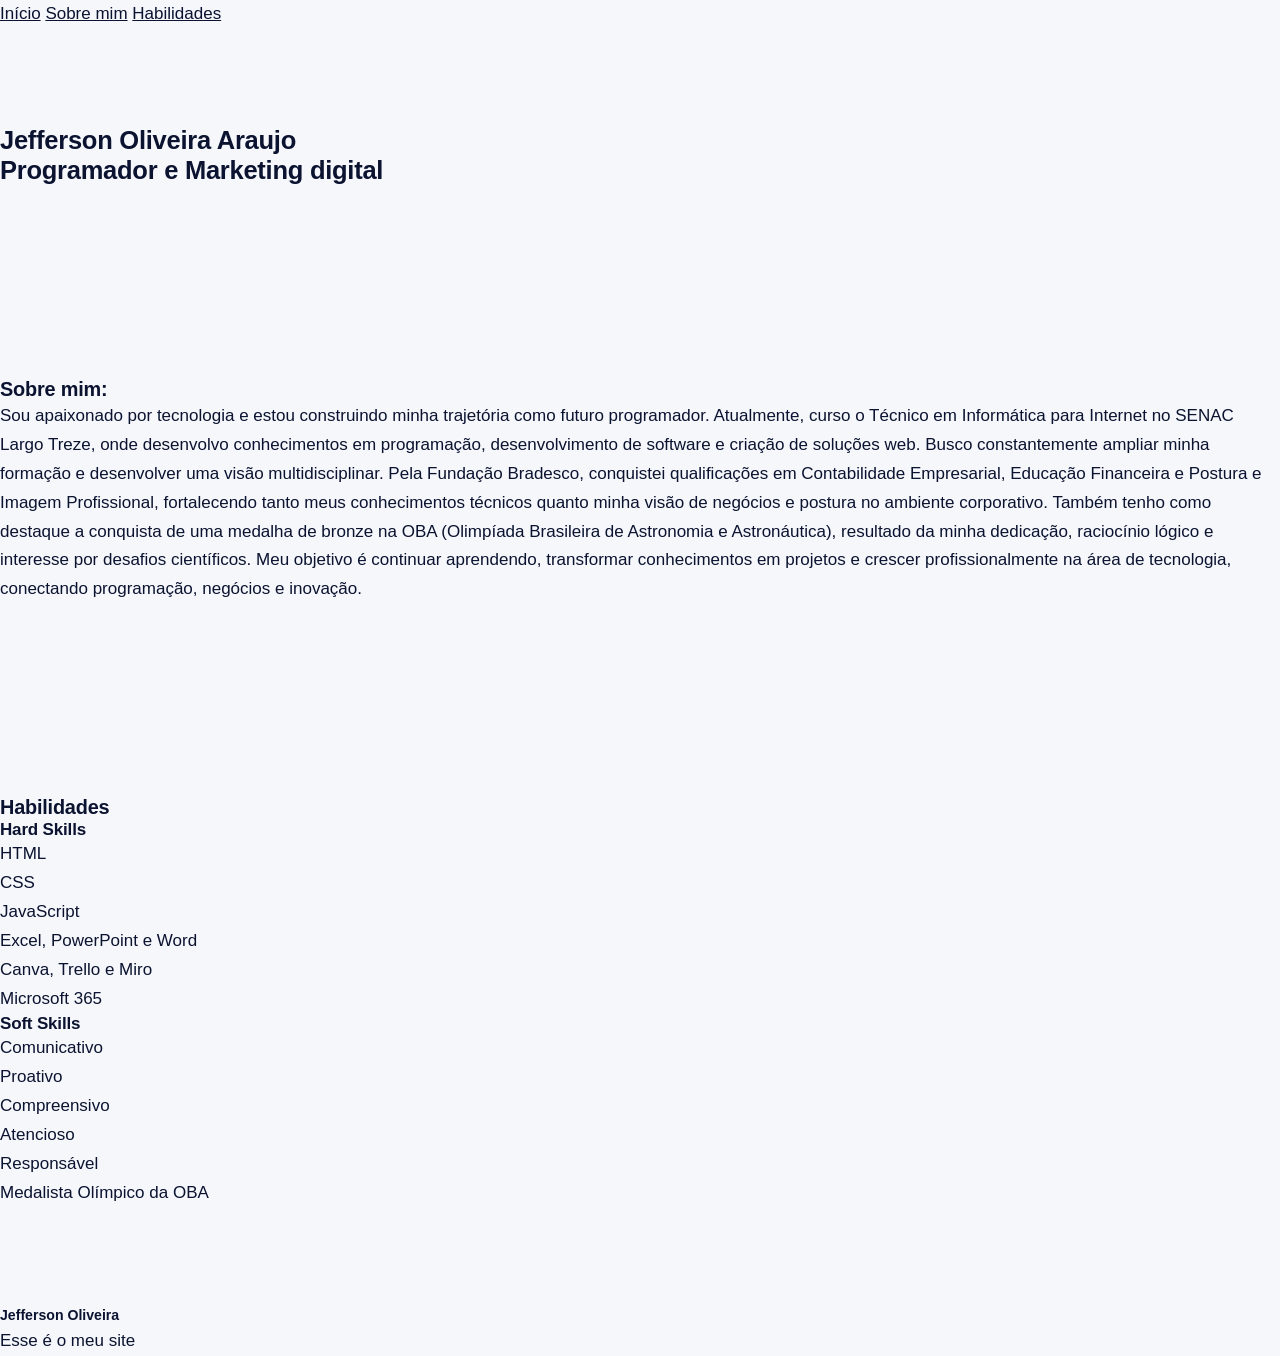
<file: Index.html>
<!DOCTYPE html>

<html lang="pt-BR">

<head>
   <title>Jefferson Oliveira Araujo</title>
   <link rel="stylesheet" href="style.css">
</head>

<body>
<header>

    <nav>
        <a href="#apres">Início</a>
        <a href="#sobre">Sobre mim</a>
        <a href="#habil">Habilidades</a>
    </nav>

</header>


<main>

    <section id="apres">

        <div class="apresentacao">

            <h1>Jefferson Oliveira Araujo</h1>
            <h2>Programador e Marketing digital</h2>

        </div>

    </section>


    <section id="sobre">

        <div class="sobreTexto">

            <h3>Sobre mim:</h3>

            <p>
                Sou apaixonado por tecnologia e estou construindo minha trajetória como futuro programador.
                Atualmente, curso o Técnico em Informática para Internet no SENAC Largo Treze, onde desenvolvo
                conhecimentos em programação, desenvolvimento de software e criação de soluções web.

                Busco constantemente ampliar minha formação e desenvolver uma visão multidisciplinar.
                Pela Fundação Bradesco, conquistei qualificações em Contabilidade Empresarial, Educação
                Financeira e Postura e Imagem Profissional, fortalecendo tanto meus conhecimentos técnicos
                quanto minha visão de negócios e postura no ambiente corporativo.

                Também tenho como destaque a conquista de uma medalha de bronze na OBA (Olimpíada Brasileira
                de Astronomia e Astronáutica), resultado da minha dedicação, raciocínio lógico e interesse
                por desafios científicos.

                Meu objetivo é continuar aprendendo, transformar conhecimentos em projetos e crescer
                profissionalmente na área de tecnologia, conectando programação, negócios e inovação.
            </p>

        </div>

    </section>


    <section id="habil">

        <h3>Habilidades</h3>

        <div class="skillsContainer">

            <div class="skillBlock">

                <h4>Hard Skills</h4>

                <ul>
                    <li>HTML</li>
                    <li>CSS</li>
                    <li>JavaScript</li>
                    <li>Excel, PowerPoint e Word</li>
                    <li>Canva, Trello e Miro</li>
                    <li>Microsoft 365</li>
                </ul>

            </div>


            <div class="skillBlock">

                <h4>Soft Skills</h4>

                <ul>
                    <li>Comunicativo</li>
                    <li>Proativo</li>
                    <li>Compreensivo</li>
                    <li>Atencioso</li>
                    <li>Responsável</li>
                    <li>Medalista Olímpico da OBA</li>
                </ul>

            </div>

        </div>

    </section>

</main>


<footer>

    <h5>Jefferson Oliveira</h5>

    <p>Esse é o meu site</p>

</footer>


</body>

</html>
</file>
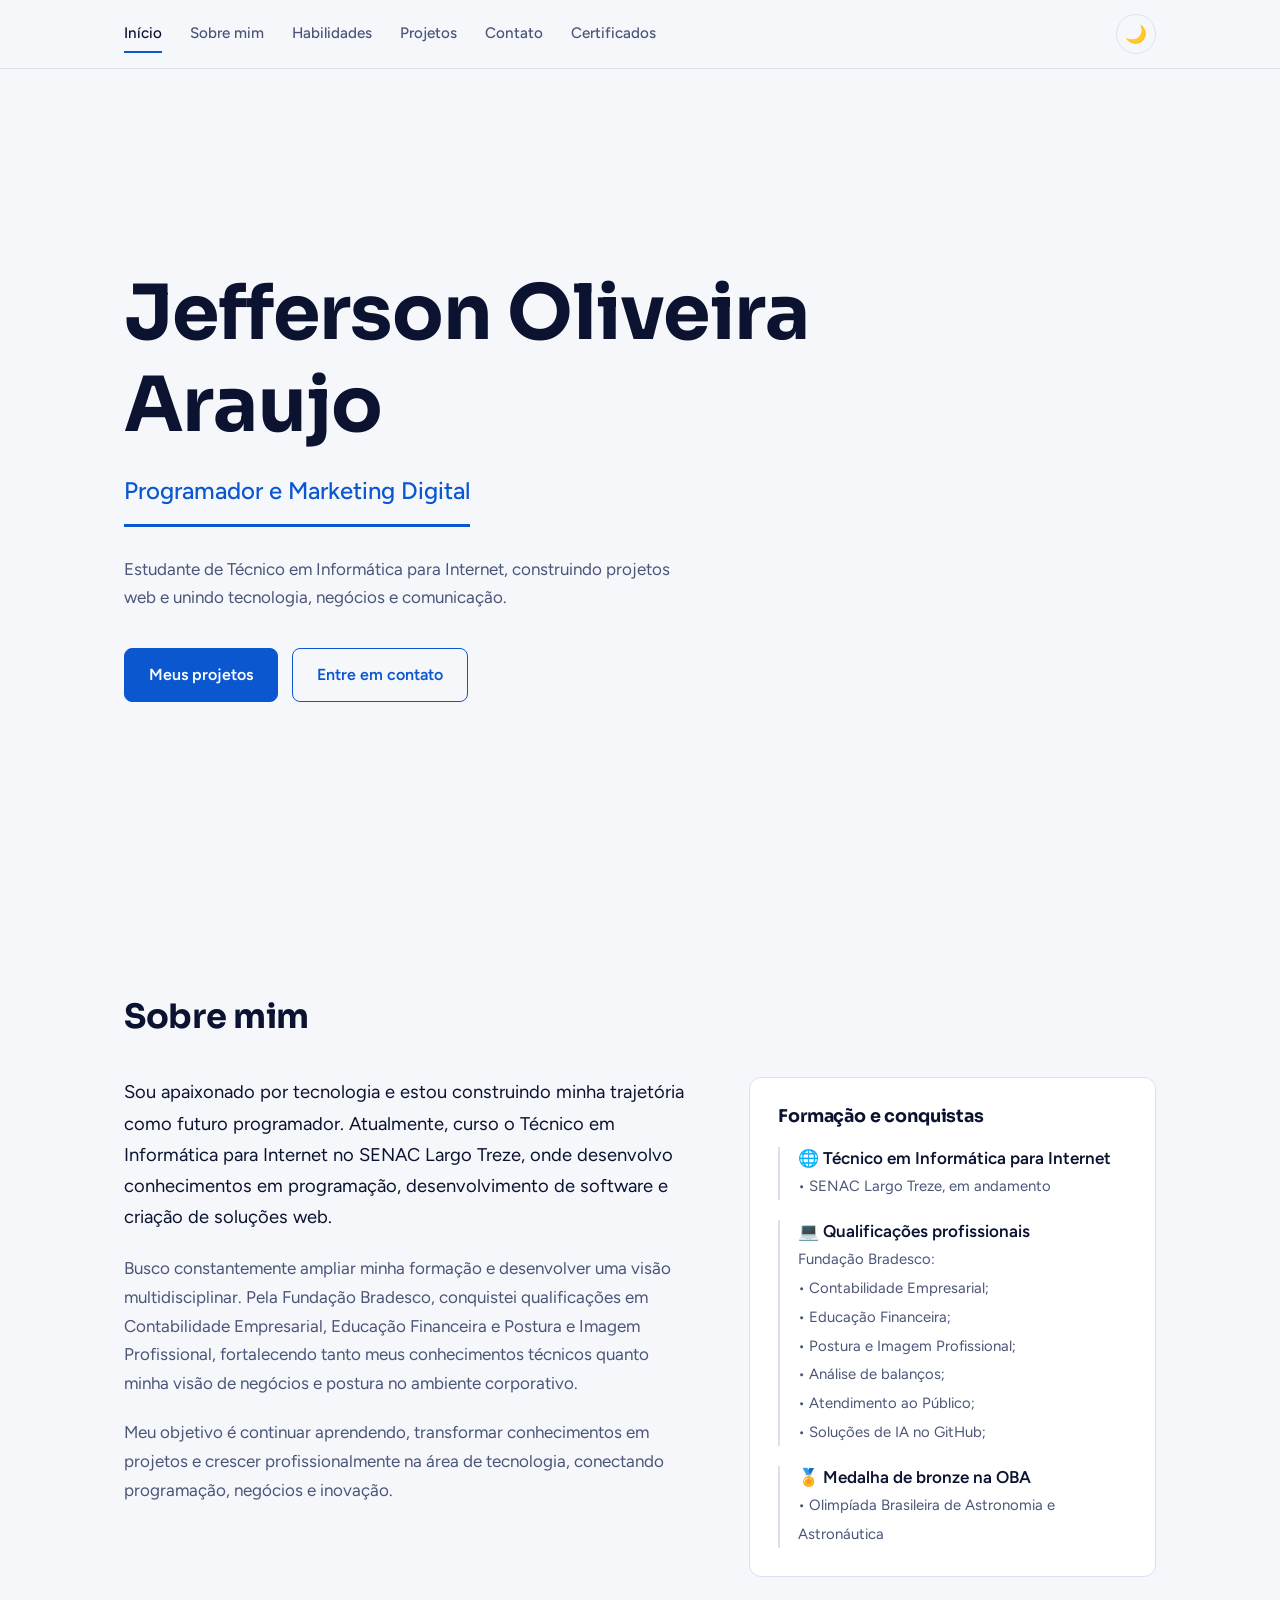
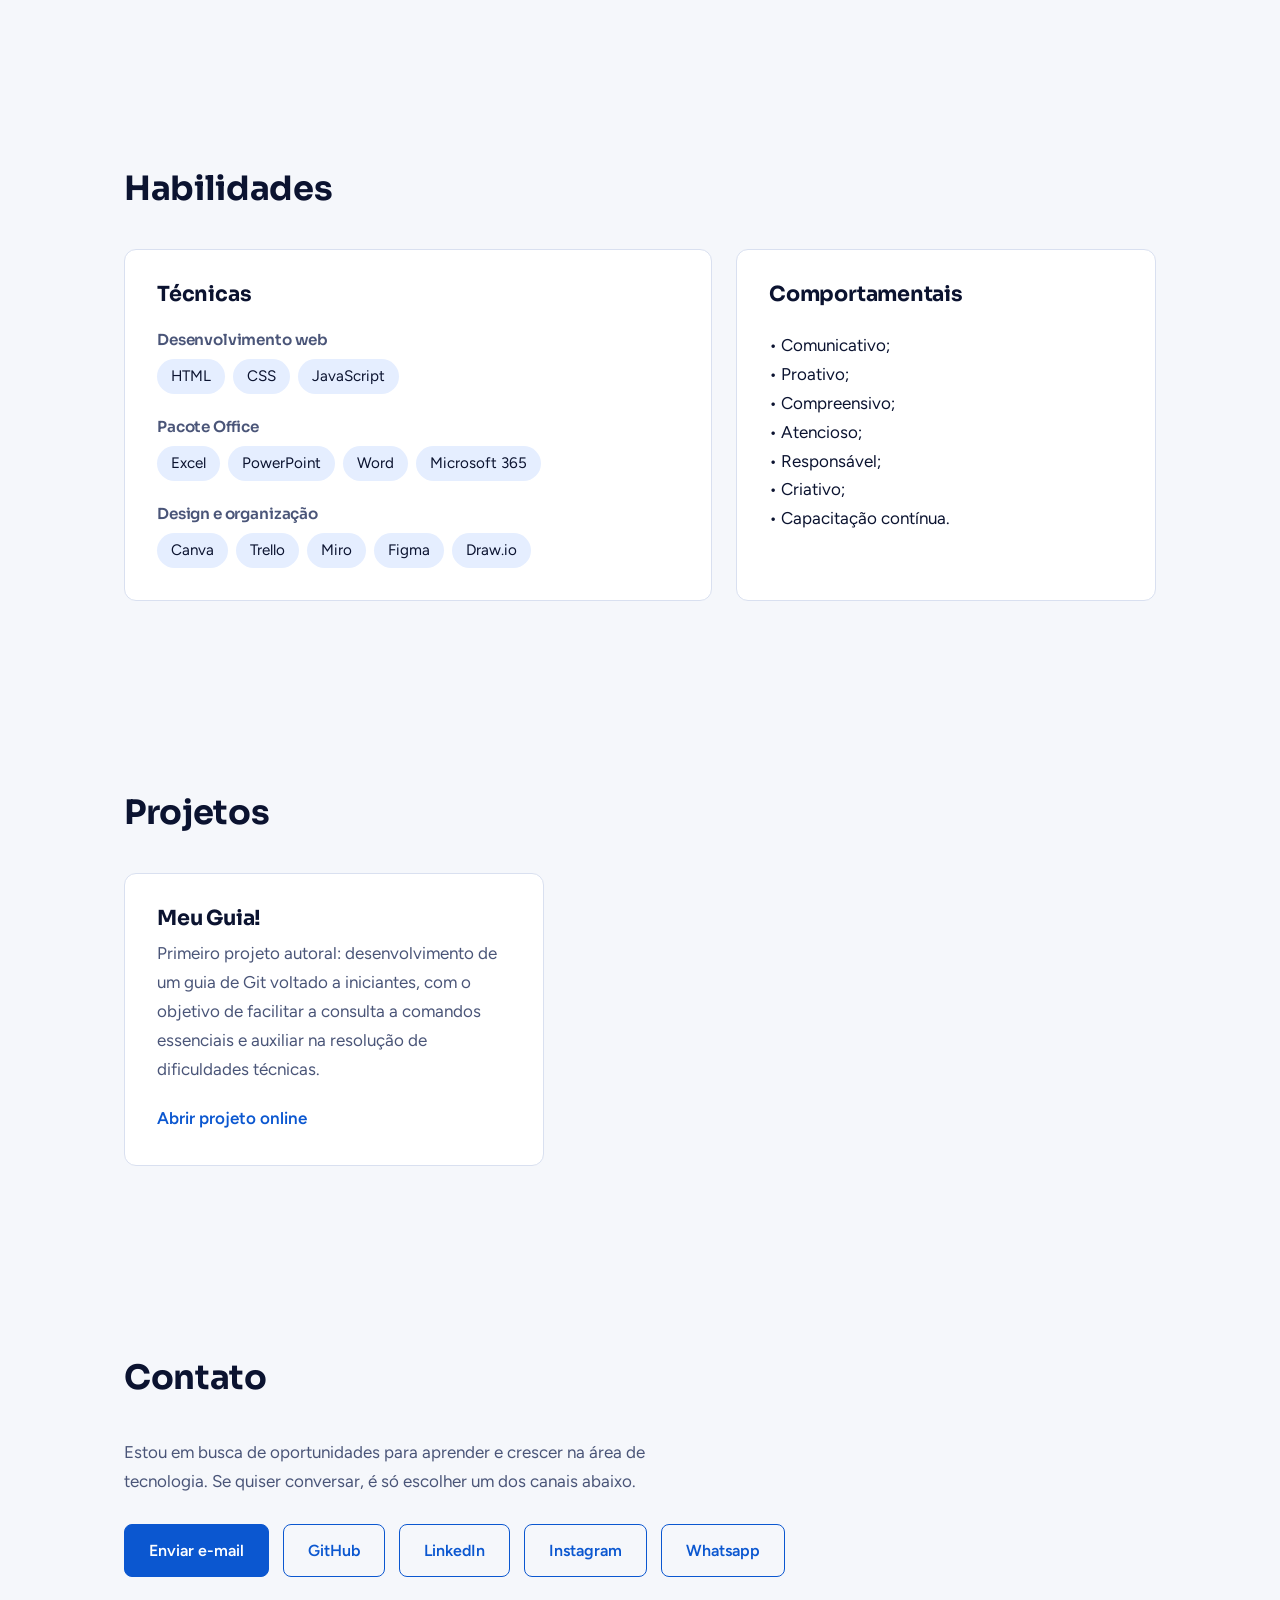
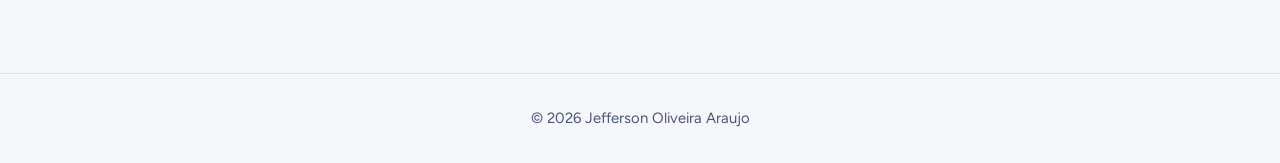
<file: index.html>
<!DOCTYPE html>
<html lang="pt-BR">

<head>
    <meta charset="UTF-8">
    
    <meta name="viewport" content="width=device-width, initial-scale=1">
    <title>Jefferson Oliveira Araujo | Programador e Marketing Digital</title>
    <meta name="description" content="Portfólio de Jefferson Oliveira Araujo, estudante de Técnico em Informática para Internet no SENAC, com foco em desenvolvimento web e marketing digital.">

    <link rel="preconnect" href="https://fonts.googleapis.com">
    <link rel="preconnect" href="https://fonts.gstatic.com" crossorigin>
    <link href="https://fonts.googleapis.com/css2?family=Figtree:wght@400;500;600&family=Sora:wght@600;700&display=swap" rel="stylesheet">

    <link rel="stylesheet" href="style.css">

    <script>
        try {
            var tema = localStorage.getItem("tema") ||
                (window.matchMedia("(prefers-color-scheme: dark)").matches ? "dark" : "light");
            document.documentElement.setAttribute("data-theme", tema);
        } catch (e) {}
    </script>
</head>

<body>

    <a class="skip-link" href="#sobre">Pular para o conteúdo</a>

    <header class="site-header">
        <div class="wrap header-inner">


            <nav aria-label="Menu principal">
                <ul class="nav-list">
                    <li><a href="#inicio">Início</a></li>
                    <li><a href="#sobre">Sobre mim</a></li>
                    <li><a href="#habilidades">Habilidades</a></li>
                    <li><a href="#projetos">Projetos</a></li>
                    <li><a href="#contato">Contato</a></li>
                    <li><a href="certificados.html">Certificados</a></li>
                </ul>
            </nav>

            <button class="theme-toggle" id="theme-toggle" type="button" aria-label="Alternar tema claro e escuro">🌙</button>

        </div>
    </header>


    <main>

        <!-- INÍCIO -->
        <section id="inicio">
            <div class="wrap hero">
                <h1>Jefferson Oliveira Araujo</h1>
                <p class="hero-role">Programador e Marketing Digital</p>
                <p class="hero-text">
                    Estudante de Técnico em Informática para Internet, construindo projetos web
                    e unindo tecnologia, negócios e comunicação.
                </p>
                <div class="hero-actions">
                    <a class="btn btn-primary" href="#projetos">Meus projetos</a>
                    <a class="btn btn-secondary" href="#contato">Entre em contato</a>
                </div>
            </div>
        </section>


        <!-- SOBRE -->
        <section id="sobre">
            <div class="wrap">
                <h2 class="section-title">Sobre mim</h2>

                <div class="about-grid">

                    <div class="about-text">
                        <p>
                            Sou apaixonado por tecnologia e estou construindo minha trajetória como futuro programador.
                            Atualmente, curso o Técnico em Informática para Internet no SENAC Largo Treze, onde desenvolvo
                            conhecimentos em programação, desenvolvimento de software e criação de soluções web.
                        </p>
                        <p>
                            Busco constantemente ampliar minha formação e desenvolver uma visão multidisciplinar.
                            Pela Fundação Bradesco, conquistei qualificações em Contabilidade Empresarial, Educação
                            Financeira e Postura e Imagem Profissional, fortalecendo tanto meus conhecimentos técnicos
                            quanto minha visão de negócios e postura no ambiente corporativo.
                        </p>
                        <p>
                            Meu objetivo é continuar aprendendo, transformar conhecimentos em projetos e crescer
                            profissionalmente na área de tecnologia, conectando programação, negócios e inovação.
                        </p>
                    </div>

                    <aside class="about-aside" aria-labelledby="formacao-titulo">
                        <h3 id="formacao-titulo">Formação e conquistas</h3>
                        <ul class="timeline">
                            <li>
                                <strong>🌐  Técnico em Informática para Internet</strong>
                                <span>• SENAC Largo Treze, em andamento</span>
                            </li>
                            <li>
                                <strong>💻  Qualificações profissionais</strong>
                                <span>
                                    Fundação Bradesco: 
                                    <br>• Contabilidade Empresarial;
                                    <br>• Educação Financeira;
                                    <br>• Postura e Imagem Profissional;
                                    <br>• Análise de balanços;
                                    <br>• Atendimento ao Público;
                                    <br>• Soluções de IA no GitHub;
                                </span>
                            </li>
                            <li>
                                <strong>🏅  Medalha de bronze na OBA</strong>
                                <span>• Olimpíada Brasileira de Astronomia e Astronáutica</span>
                            </li>
                        </ul>
                    </aside>

                </div>
            </div>
        </section>


        <!-- HABILIDADES -->
        <section id="habilidades">
            <div class="wrap">
                <h2 class="section-title">Habilidades</h2>

                <div class="skills-grid">

                    <div class="skill-panel">
                        <h3>Técnicas</h3>

                        <div class="skill-group">
                            <h4>Desenvolvimento web</h4>
                            <ul class="tags">
                                <li>HTML</li>
                                <li>CSS</li>
                                <li>JavaScript</li>
                            </ul>
                        </div>

                        <div class="skill-group">
                            <h4>Pacote Office</h4>
                            <ul class="tags">
                                <li>Excel</li>
                                <li>PowerPoint</li>
                                <li>Word</li>
                                <li>Microsoft 365</li>
                            </ul>
                        </div>

                        <div class="skill-group">
                            <h4>Design e organização</h4>
                            <ul class="tags">
                                <li>Canva</li>
                                <li>Trello</li>
                                <li>Miro</li>
                                <li>Figma</li>
                                <li>Draw.io</li>
                            </ul>
                        </div>
                    </div>

                    <div class="skill-panel">
                        <h3>Comportamentais</h3>
                        <ul>
                            <li>• Comunicativo;</li>
                            <li>• Proativo;</li>
                            <li>• Compreensivo;</li>
                            <li>• Atencioso;</li>
                            <li>• Responsável;</li>
                            <li>• Criativo;</li>
                            <li>• Capacitação contínua.</li>
                        </ul>
                    </div>

                </div>
            </div>
        </section>


        <!-- PROJETOS -->
        <section id="projetos">
            <div class="wrap">
                <h2 class="section-title">Projetos</h2>

                <a class="project-card" href="https://jeffersonoli2003.github.io/Guia/" target="_blank" rel="noopener noreferrer">
                    <h3>Meu Guia!</h3>
                    <!-- DICA: troque esta frase por uma descrição real do projeto
                         (o que ele faz e quais tecnologias você usou) -->
                    <p>Primeiro projeto autoral: desenvolvimento de um guia de Git voltado a iniciantes, com o objetivo de facilitar a consulta a comandos essenciais e auxiliar na resolução de dificuldades técnicas.</p>
                    <span class="project-link">Abrir projeto online</span>
                </a>
            </div>
        </section>


        <!-- CONTATO -->
        <section id="contato">
            <div class="wrap">
                <h2 class="section-title">Contato</h2>
                <p>
                    Estou em busca de oportunidades para aprender e crescer na área de tecnologia.
                    Se quiser conversar, é só escolher um dos canais abaixo.
                </p>

                <div class="contact-links">
                    <!-- IMPORTANTE: troque pelos seus dados reais -->
                    <a class="btn btn-primary" href="mailto:jefferson.oliveiraara@gmail.com">Enviar e-mail</a>

                    <a class="btn btn-secondary" href="https://github.com/jeffersonoli2003" target="_blank" rel="noopener noreferrer">GitHub</a>

                    <a class="btn btn-secondary" href="https://www.linkedin.com/in/jefferson-oliveira-a97614431/" target="_blank" rel="noopener noreferrer">LinkedIn</a>

                    <a class="btn btn-secondary" href="https://www.instagram.com/eagle_produtor/" target="_blank" rel="noopener noreferrer">Instagram</a>

                    <a class="btn btn-secondary" href="https://wa.me//5511994928754?text=Ol%C3%A1%20Jefferson,%20tudo%20bem?" target="_blank" rel="noopener noreferrer">Whatsapp</a>
                </div>
            </div>
        </section>

    </main>


    <footer class="site-footer">
        <div class="wrap">
            <p>© 2026 Jefferson Oliveira Araujo</p>
        </div>
    </footer>

    <script src="app.js" defer></script>
</body>

</html>
</file>
<file: style.css>
/* ==========================================================
   PORTFÓLIO – Jefferson Oliveira Araujo
   Organização:
   1. Variáveis (cores e fontes) e tema claro/escuro
   2. Base
   3. Cabeçalho e menu
   4. Início
   5. Sobre mim
   6. Habilidades
   7. Projetos
   8. Contato e rodapé
   9. Responsivo e acessibilidade
   ========================================================== */


/* ---------- 1. VARIÁVEIS ----------
   Para mudar o visual do site inteiro, altere só estas cores. */
:root {
    --bg: #f5f7fb;
    --surface: #ffffff;
    --text: #0b1330;
    --muted: #4a5578;
    --line: #d9e0f0;
    --accent: #0b57d0;
    --accent-soft: #e5eeff;
    --on-accent: #ffffff;

    --font-title: "Sora", "Segoe UI", Verdana, sans-serif;
    --font-body: "Figtree", "Segoe UI", Verdana, sans-serif;

    --wrap: 1080px;
    --header-h: 68px;
}

/* Tema escuro (ativado pelo botão ou pela preferência do sistema) */
:root[data-theme="dark"] {
    --bg: #070c24;
    --surface: #0d1534;
    --text: #e9edfb;
    --muted: #a3afd3;
    --line: #1d2850;
    --accent: #4aa8ff;
    --accent-soft: #11224d;
    --on-accent: #04122b;
}


/* ---------- 2. BASE ---------- */
* {
    margin: 0;
    padding: 0;
    box-sizing: border-box;
}

html {
    scroll-behavior: smooth;
    scroll-padding-top: var(--header-h);
}

body {
    font-family: var(--font-body);
    font-size: 1.0625rem;
    line-height: 1.7;
    color: var(--text);
    background-color: var(--bg);
    min-height: 100vh;
    transition: background-color 0.3s ease, color 0.3s ease;
}

h1, h2, h3, h4 {
    font-family: var(--font-title);
    line-height: 1.2;
    letter-spacing: -0.01em;
}

a {
    color: inherit;
}

ul {
    list-style: none;
}

.wrap {
    width: 100%;
    max-width: var(--wrap);
    margin: 0 auto;
    padding: 0 24px;
}

section {
    padding: 96px 0;
}

.section-title {
    font-size: clamp(1.6rem, 3vw, 2.1rem);
    margin-bottom: 40px;
}

/* Foco visível para quem navega pelo teclado */
:focus-visible {
    outline: 3px solid var(--accent);
    outline-offset: 3px;
    border-radius: 4px;
}

/* Link "pular para o conteúdo" (só aparece com o teclado) */
.skip-link {
    position: absolute;
    left: 16px;
    top: -60px;
    background: var(--accent);
    color: var(--on-accent);
    padding: 10px 16px;
    border-radius: 6px;
    z-index: 2000;
    text-decoration: none;
    font-weight: 600;
}
.skip-link:focus {
    top: 12px;
}


/* ---------- 3. CABEÇALHO E MENU ---------- */
.site-header {
    position: sticky;
    top: 0;
    z-index: 1000;
    background-color: color-mix(in srgb, var(--bg) 88%, transparent);
    -webkit-backdrop-filter: blur(10px);
    backdrop-filter: blur(10px);
    border-bottom: 1px solid var(--line);
}

.header-inner {
    height: var(--header-h);
    display: flex;
    align-items: center;
    justify-content: space-between;
    gap: 24px;
}

.brand {
    font-family: var(--font-title);
    font-weight: 700;
    font-size: 1.15rem;
    text-decoration: none;
    letter-spacing: 0.02em;
}

.nav-list {
    display: flex;
    align-items: center;
    gap: 28px;
}

.nav-list a {
    position: relative;
    display: inline-block;
    padding: 6px 0;
    font-size: 0.95rem;
    font-weight: 500;
    color: var(--muted);
    text-decoration: none;
    transition: color 0.2s ease;
}

/* Linha que aparece embaixo do link atual ou ao passar o mouse */
.nav-list a::after {
    content: "";
    position: absolute;
    left: 0;
    bottom: 0;
    width: 100%;
    height: 2px;
    background-color: var(--accent);
    transform: scaleX(0);
    transform-origin: left;
    transition: transform 0.3s ease;
}

.nav-list a:hover,
.nav-list a[aria-current="true"] {
    color: var(--text);
}

.nav-list a:hover::after,
.nav-list a[aria-current="true"]::after {
    transform: scaleX(1);
}

/* Botão de trocar o tema */
.theme-toggle {
    width: 40px;
    height: 40px;
    display: grid;
    place-items: center;
    font-size: 1.1rem;
    color: var(--text);
    background: transparent;
    border: 1px solid var(--line);
    border-radius: 50%;
    cursor: pointer;
    transition: border-color 0.2s ease, background-color 0.2s ease;
}

.theme-toggle:hover {
    border-color: var(--accent);
    background-color: var(--accent-soft);
}


/* ---------- 4. INÍCIO ---------- */
#inicio {
    min-height: calc(100vh - var(--header-h));
    display: flex;
    align-items: center;
    padding: 64px 0;
}

.hero h1 {
    font-size: clamp(2.5rem, 7vw, 4.75rem);
    font-weight: 700;
    max-width: 14ch;
    animation: subir 0.8s ease-out 0.1s both;
}

.hero-role {
    margin-top: 20px;
    font-size: clamp(1.15rem, 2.4vw, 1.5rem);
    font-weight: 500;
    color: var(--accent);
    width: fit-content;
    animation: subir 0.8s ease-out 0.35s both;
}

/* Linha que se desenha embaixo da profissão */
.hero-role::after {
    content: "";
    display: block;
    height: 3px;
    margin-top: 12px;
    background-color: var(--accent);
    transform-origin: left;
    animation: desenhar 0.9s ease-out 0.9s both;
}

.hero-text {
    margin-top: 28px;
    max-width: 52ch;
    color: var(--muted);
    animation: subir 0.8s ease-out 0.6s both;
}

.hero-actions {
    margin-top: 36px;
    display: flex;
    flex-wrap: wrap;
    gap: 14px;
    animation: subir 0.8s ease-out 0.8s both;
}

.btn {
    display: inline-block;
    padding: 12px 24px;
    font-family: var(--font-body);
    font-size: 1rem;
    font-weight: 600;
    text-decoration: none;
    border-radius: 8px;
    border: 1px solid var(--accent);
    transition: background-color 0.2s ease, color 0.2s ease;
}

.btn-primary {
    background-color: var(--accent);
    color: var(--on-accent);
}
.btn-primary:hover {
    background-color: transparent;
    color: var(--accent);
}

.btn-secondary {
    color: var(--accent);
    background-color: transparent;
}
.btn-secondary:hover {
    background-color: var(--accent-soft);
}

@keyframes subir {
    from { opacity: 0; transform: translateY(24px); }
    to   { opacity: 1; transform: translateY(0); }
}

@keyframes desenhar {
    from { transform: scaleX(0); }
    to   { transform: scaleX(1); }
}


/* ---------- 5. SOBRE MIM ---------- */
.about-grid {
    display: grid;
    grid-template-columns: 1.4fr 1fr;
    gap: 56px;
    align-items: start;
}

.about-text p {
    max-width: 62ch;
    color: var(--muted);
}

.about-text p + p {
    margin-top: 20px;
}

.about-text p:first-child {
    color: var(--text);
    font-size: 1.15rem;
}

.about-aside {
    padding: 28px;
    background-color: var(--surface);
    border: 1px solid var(--line);
    border-radius: 12px;
}

.about-aside h3 {
    font-size: 1.1rem;
    margin-bottom: 20px;
}

.timeline li {
    padding-left: 18px;
    border-left: 2px solid var(--line);
}

.timeline li + li {
    margin-top: 20px;
}

.timeline strong {
    display: block;
    font-weight: 600;
    line-height: 1.4;
}

.timeline span {
    font-size: 0.93rem;
    color: var(--muted);
}


/* ---------- 6. HABILIDADES ---------- */
.skills-grid {
    display: grid;
    grid-template-columns: 1.4fr 1fr;
    gap: 24px;
}

.skill-panel {
    padding: 32px;
    background-color: var(--surface);
    border: 1px solid var(--line);
    border-radius: 12px;
}

.skill-panel > h3 {
    font-size: 1.3rem;
    margin-bottom: 24px;
}

.skill-group + .skill-group {
    margin-top: 24px;
}

.skill-group h4 {
    font-size: 0.95rem;
    font-weight: 600;
    color: var(--muted);
    margin-bottom: 10px;
}

/* Etiquetas das habilidades */
.tags {
    display: flex;
    flex-wrap: wrap;
    gap: 8px;
}

.tags li {
    padding: 6px 14px;
    font-size: 0.95rem;
    line-height: 1.5;
    background-color: var(--accent-soft);
    border-radius: 999px;
}


/* ---------- 7. PROJETOS ---------- */
.project-card {
    display: block;
    max-width: 420px;
    padding: 32px;
    text-decoration: none;
    background-color: var(--surface);
    border: 1px solid var(--line);
    border-radius: 12px;
    transition: border-color 0.25s ease, transform 0.25s ease;
}

.project-card:hover,
.project-card:focus-visible {
    border-color: var(--accent);
    transform: translateY(-4px);
}

.project-card h3 {
    font-size: 1.3rem;
    margin-bottom: 8px;
}

.project-card p {
    color: var(--muted);
}

.project-link {
    display: inline-block;
    margin-top: 20px;
    font-weight: 600;
    color: var(--accent);
}


/* ---------- 8. CONTATO E RODAPÉ ---------- */
#contato p {
    max-width: 52ch;
    color: var(--muted);
}

.contact-links {
    margin-top: 28px;
    display: flex;
    flex-wrap: wrap;
    gap: 14px;
}

.site-footer {
    padding: 32px 0;
    text-align: center;
    font-size: 0.93rem;
    color: var(--muted);
    border-top: 1px solid var(--line);
}


/* ---------- 9. RESPONSIVO E ACESSIBILIDADE ---------- */
@media (max-width: 800px) {
    section {
        padding: 72px 0;
    }

    .about-grid,
    .skills-grid {
        grid-template-columns: 1fr;
        gap: 32px;
    }

    .about-grid {
        gap: 40px;
    }

    .skills-grid {
        gap: 20px;
    }
}

@media (max-width: 560px) {
    :root {
        --header-h: 60px;
    }

    .wrap {
        padding: 0 20px;
    }

    .header-inner {
        gap: 12px;
    }

    .nav-list {
        gap: 16px;
    }

    .nav-list a {
        font-size: 0.85rem;
    }

    .skill-panel,
    .about-aside,
    .project-card {
        padding: 24px;
    }
}

/* Quem desativa animações no sistema não vê movimento */
@media (prefers-reduced-motion: reduce) {
    *,
    *::before,
    *::after {
        animation: none !important;
        transition: none !important;
        scroll-behavior: auto !important;
    }
}
</file>
